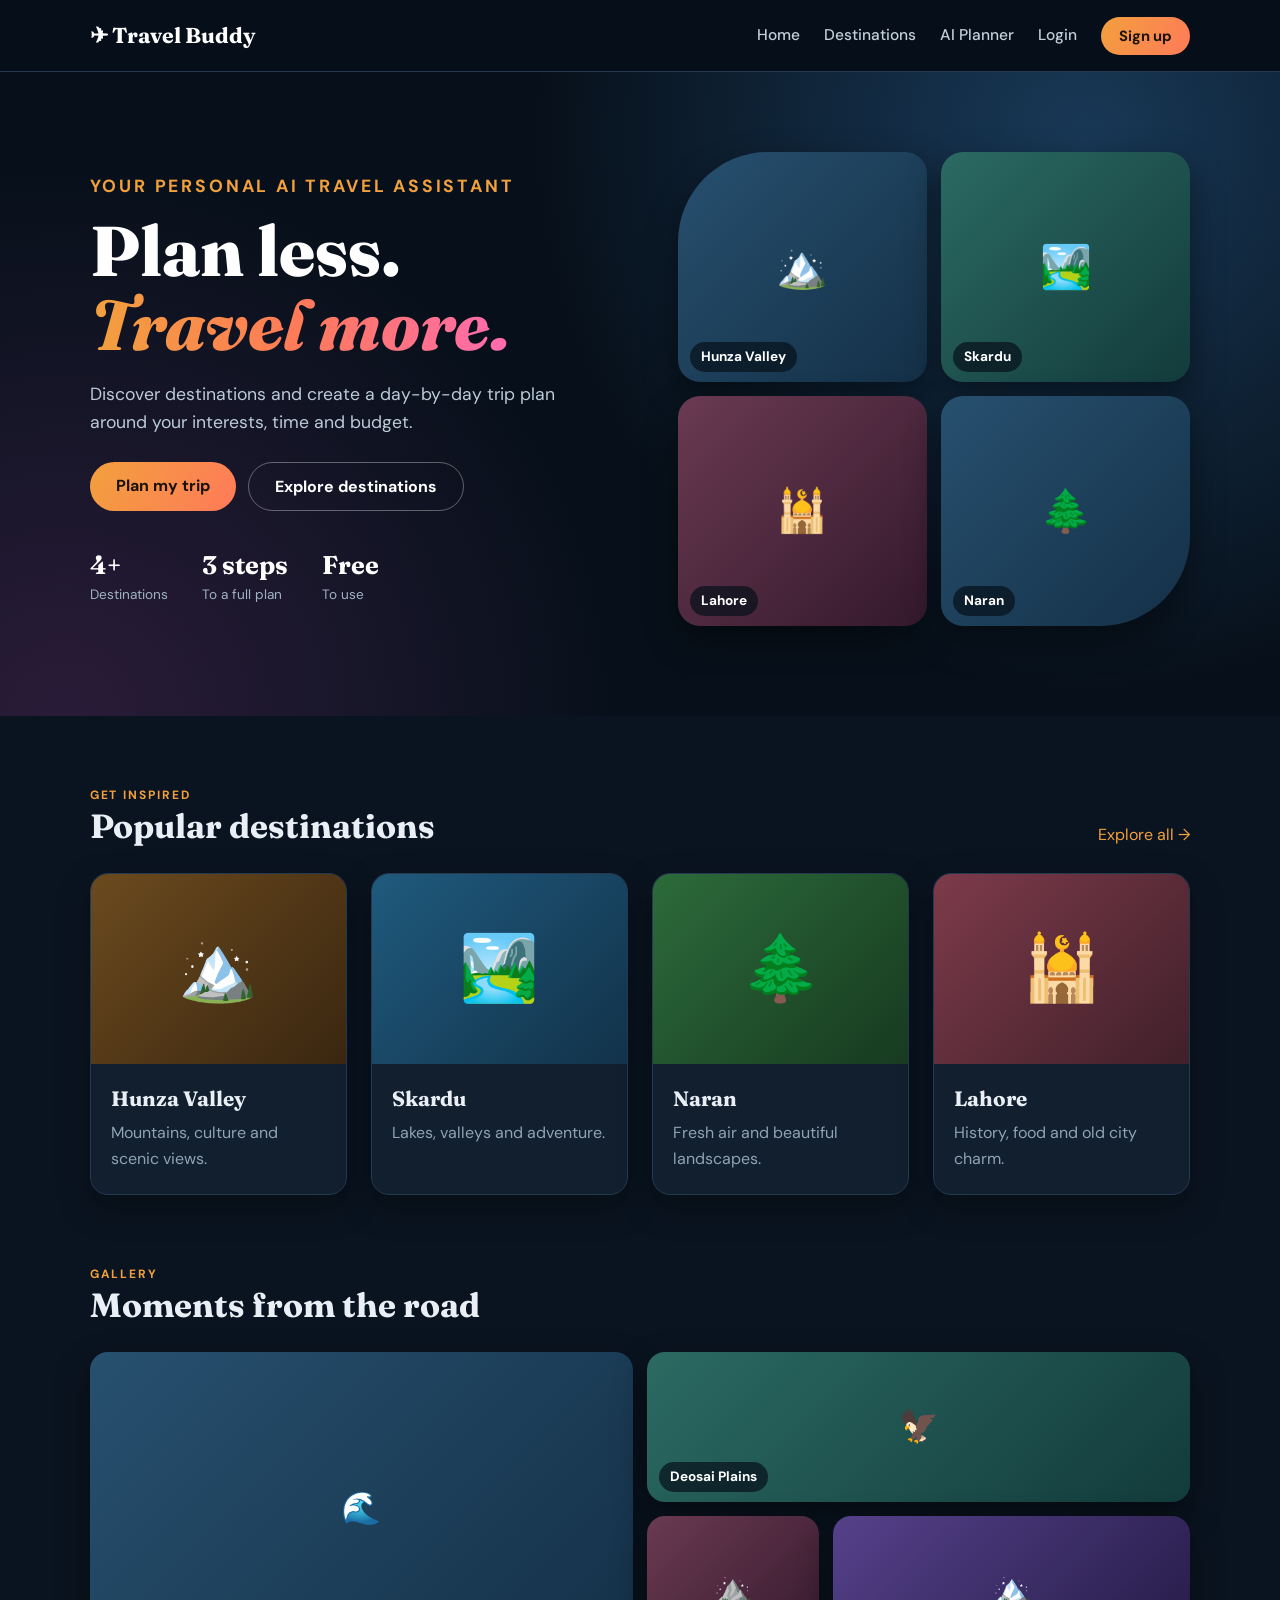
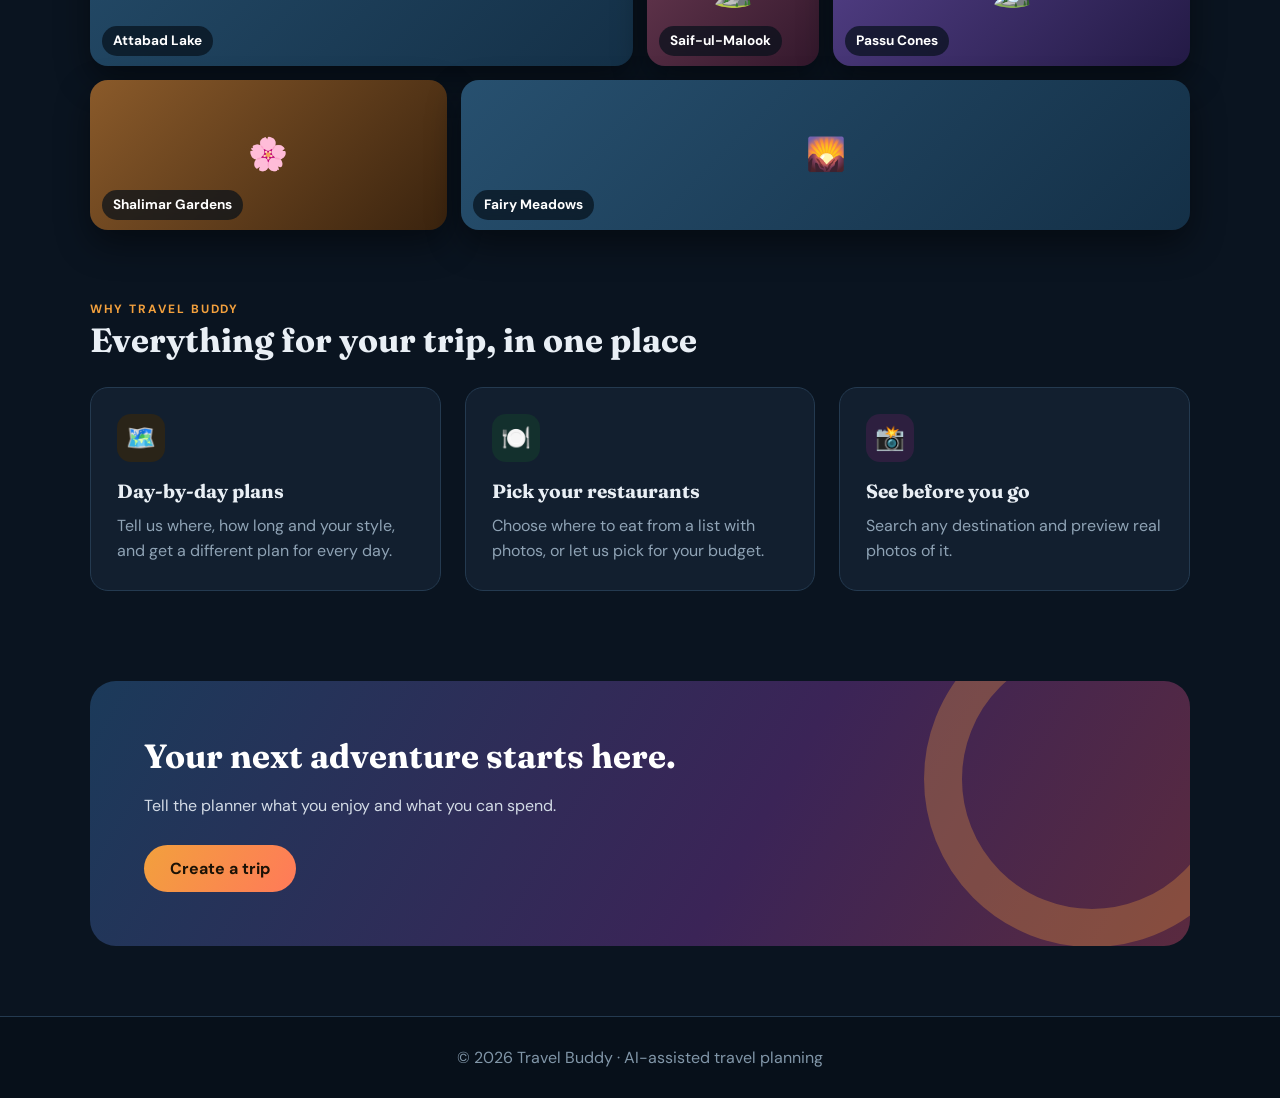
<file: frontend/index.html>
<!DOCTYPE html>
<html lang="en">
<head>
  <meta charset="UTF-8">
  <meta name="viewport" content="width=device-width, initial-scale=1.0">
  <title>Travel Buddy | Discover Your Next Journey</title>
  <link rel="stylesheet" href="css/style.css">
</head>
<body>
  <header class="site-header">
    <a class="brand" href="index.html">✈ Travel Buddy</a>
    <nav>
      <a href="index.html">Home</a><a href="pages/destinations.html">Destinations</a>
      <a href="pages/planner.html">AI Planner</a><a href="pages/login.html">Login</a>
      <a class="btn btn-small" href="pages/register.html">Sign up</a>
    </nav>
  </header>
  <main>
    <section class="hero">
      <div class="hero-bg" data-search="Karakoram mountains Pakistan"></div>
      <div class="hero-content">
        <p class="eyebrow">YOUR PERSONAL AI TRAVEL ASSISTANT</p>
        <h1>Plan less.<br><span>Travel more.</span></h1>
        <p>Discover destinations and create a day-by-day trip plan around your interests, time and budget.</p>
        <div class="hero-actions">
          <a class="btn" href="pages/planner.html">Plan my trip</a>
          <a class="btn btn-ghost" href="pages/destinations.html">Explore destinations</a>
        </div>
        <div class="hero-stats">
          <div><strong>4+</strong><span>Destinations</span></div>
          <div><strong>3 steps</strong><span>To a full plan</span></div>
          <div><strong>Free</strong><span>To use</span></div>
        </div>
      </div>
      <div class="hero-collage" id="hero-collage">
        <div class="collage-tile" data-name="Hunza Valley" data-search="Hunza Valley">🏔️<span>Hunza Valley</span></div>
        <div class="collage-tile" data-name="Skardu" data-search="Shangrila Lake Skardu">🏞️<span>Skardu</span></div>
        <div class="collage-tile" data-name="Lahore" data-search="Badshahi Mosque Lahore">🕌<span>Lahore</span></div>
        <div class="collage-tile" data-name="Naran" data-search="Lake Saiful Muluk Naran">🌲<span>Naran</span></div>
      </div>
    </section>

    <section class="section">
      <div class="section-heading"><div><p class="eyebrow">GET INSPIRED</p><h2>Popular destinations</h2></div><a href="pages/destinations.html">Explore all →</a></div>
      <div id="featured-destinations" class="card-grid four">
        <article class="destination-card" data-name="Hunza Valley" data-search="Karimabad Hunza Valley"><div class="destination-image hunza">🏔️</div><div class="card-body"><h3>Hunza Valley</h3><p>Mountains, culture and scenic views.</p></div></article>
        <article class="destination-card" data-name="Skardu" data-search="Upper Kachura Lake Skardu"><div class="destination-image skardu">🏞️</div><div class="card-body"><h3>Skardu</h3><p>Lakes, valleys and adventure.</p></div></article>
        <article class="destination-card" data-name="Naran" data-search="Naran Kaghan Valley"><div class="destination-image naran">🌲</div><div class="card-body"><h3>Naran</h3><p>Fresh air and beautiful landscapes.</p></div></article>
        <article class="destination-card" data-name="Lahore" data-search="Lahore Fort"><div class="destination-image lahore">🕌</div><div class="card-body"><h3>Lahore</h3><p>History, food and old city charm.</p></div></article>
      </div>
    </section>

    <section class="section" style="padding-top:0">
      <div class="section-heading"><div><p class="eyebrow">GALLERY</p><h2>Moments from the road</h2></div></div>
      <div class="gallery-strip" id="home-gallery">
        <div class="gallery-tile" data-search="Attabad Lake Hunza">🌊<span>Attabad Lake</span></div>
        <div class="gallery-tile" data-search="Deosai National Park">🦅<span>Deosai Plains</span></div>
        <div class="gallery-tile" data-search="Lake Saiful Muluk">⛰️<span>Saif-ul-Malook</span></div>
        <div class="gallery-tile" data-search="Passu Cones Hunza">🏔️<span>Passu Cones</span></div>
        <div class="gallery-tile" data-search="Shalimar Gardens Lahore">🌸<span>Shalimar Gardens</span></div>
        <div class="gallery-tile" data-search="Fairy Meadows Nanga Parbat">🌄<span>Fairy Meadows</span></div>
      </div>
    </section>

    <section class="section" style="padding-top:0">
      <div class="section-heading"><div><p class="eyebrow">WHY TRAVEL BUDDY</p><h2>Everything for your trip, in one place</h2></div></div>
      <div class="card-grid">
        <div class="feature"><div class="icon">🗺️</div><h3>Day-by-day plans</h3><p>Tell us where, how long and your style, and get a different plan for every day.</p></div>
        <div class="feature"><div class="icon">🍽️</div><h3>Pick your restaurants</h3><p>Choose where to eat from a list with photos, or let us pick for your budget.</p></div>
        <div class="feature"><div class="icon">📸</div><h3>See before you go</h3><p>Search any destination and preview real photos of it.</p></div>
      </div>
    </section>

    <section class="callout"><h2>Your next adventure starts here.</h2><p>Tell the planner what you enjoy and what you can spend.</p><a class="btn" href="pages/planner.html">Create a trip</a></section>
  </main>
  <footer>© 2026 Travel Buddy · AI-assisted travel planning</footer>
  <script src="js/destination-images.js"></script>
  <script src="js/main.js"></script>
</body>
</html>
</file>
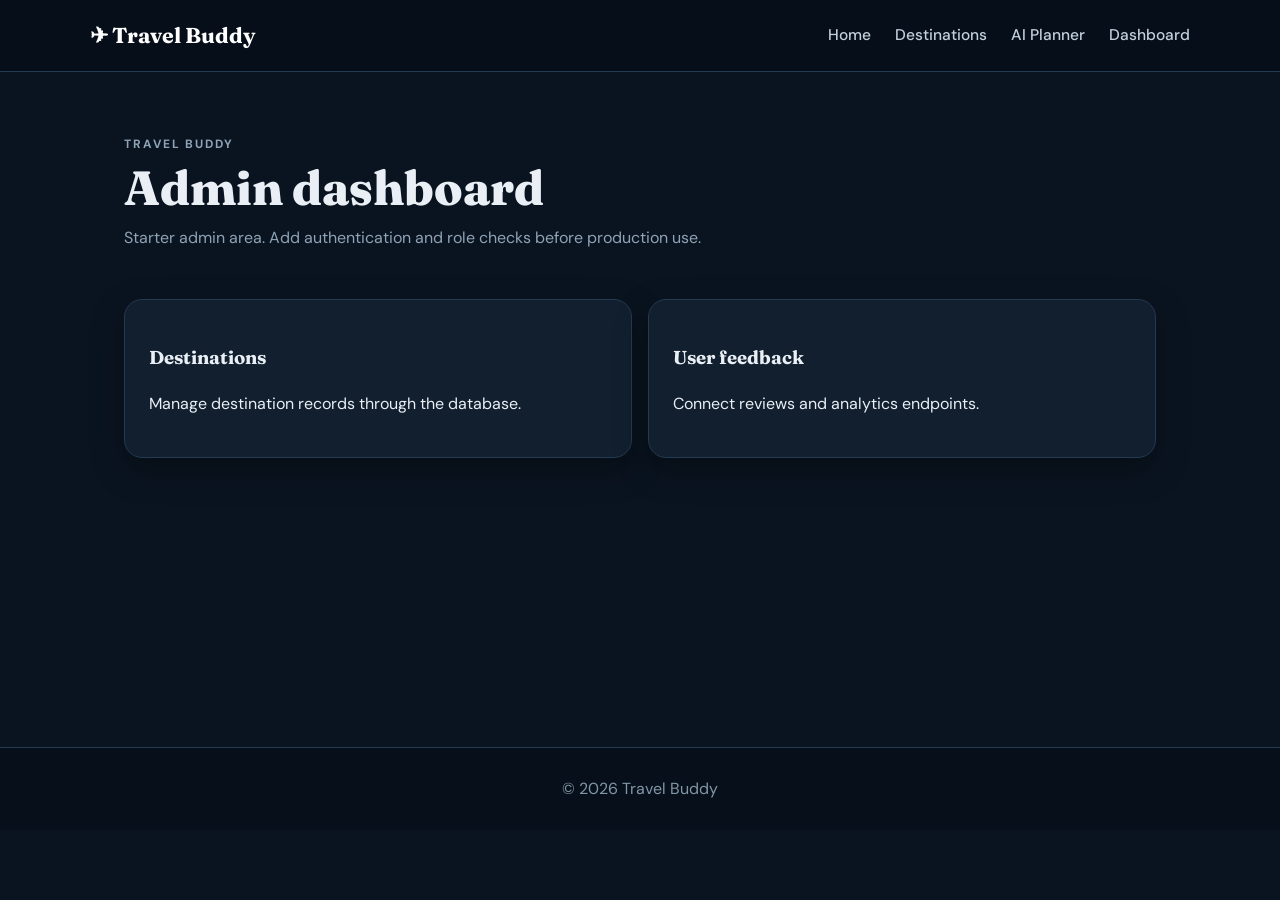
<file: frontend/pages/admin.html>
<!DOCTYPE html><html lang="en"><head><meta charset="UTF-8"><meta name="viewport" content="width=device-width, initial-scale=1.0">
<title>Admin dashboard | Travel Buddy</title><link rel="stylesheet" href="../css/style.css"></head><body>
<header class="site-header"><a class="brand" href="../index.html">✈ Travel Buddy</a><nav><a href="../index.html">Home</a><a href="destinations.html">Destinations</a><a href="planner.html">AI Planner</a><a href="dashboard.html">Dashboard</a></nav></header>
<main class="page-shell"><div class="page-heading"><p class="eyebrow">TRAVEL BUDDY</p><h1>Admin dashboard</h1><p>Starter admin area. Add authentication and role checks before production use.</p></div>
<div class="stats-grid"><div class="panel"><h3>Destinations</h3><p>Manage destination records through the database.</p></div><div class="panel"><h3>User feedback</h3><p>Connect reviews and analytics endpoints.</p></div></div></main>
<footer>© 2026 Travel Buddy</footer><script src="../js/api.js"></script><script src="../js/pages.js"></script></body></html>
</file>
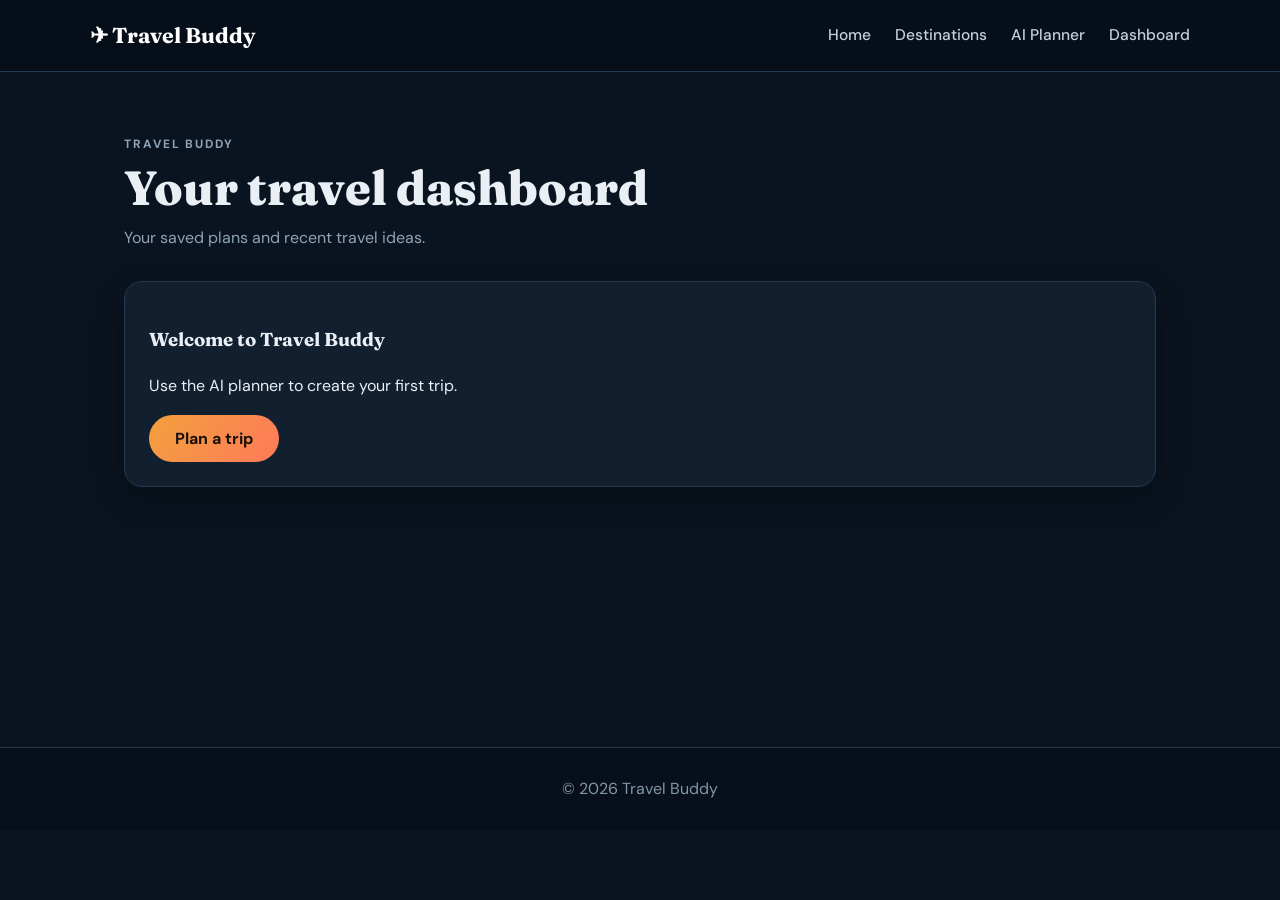
<file: frontend/pages/dashboard.html>
<!DOCTYPE html><html lang="en"><head><meta charset="UTF-8"><meta name="viewport" content="width=device-width, initial-scale=1.0">
<title>Your travel dashboard | Travel Buddy</title><link rel="stylesheet" href="../css/style.css"></head><body>
<header class="site-header"><a class="brand" href="../index.html">✈ Travel Buddy</a><nav><a href="../index.html">Home</a><a href="destinations.html">Destinations</a><a href="planner.html">AI Planner</a><a href="dashboard.html">Dashboard</a></nav></header>
<main class="page-shell"><div class="page-heading"><p class="eyebrow">TRAVEL BUDDY</p><h1>Your travel dashboard</h1><p>Your saved plans and recent travel ideas.</p></div>
<div class="panel"><h3>Welcome to Travel Buddy</h3><p>Use the AI planner to create your first trip.</p><a class="btn" href="planner.html">Plan a trip</a></div><div id="saved-trips"></div></main>
<footer>© 2026 Travel Buddy</footer><script src="../js/api.js"></script><script src="../js/pages.js"></script></body></html>
</file>
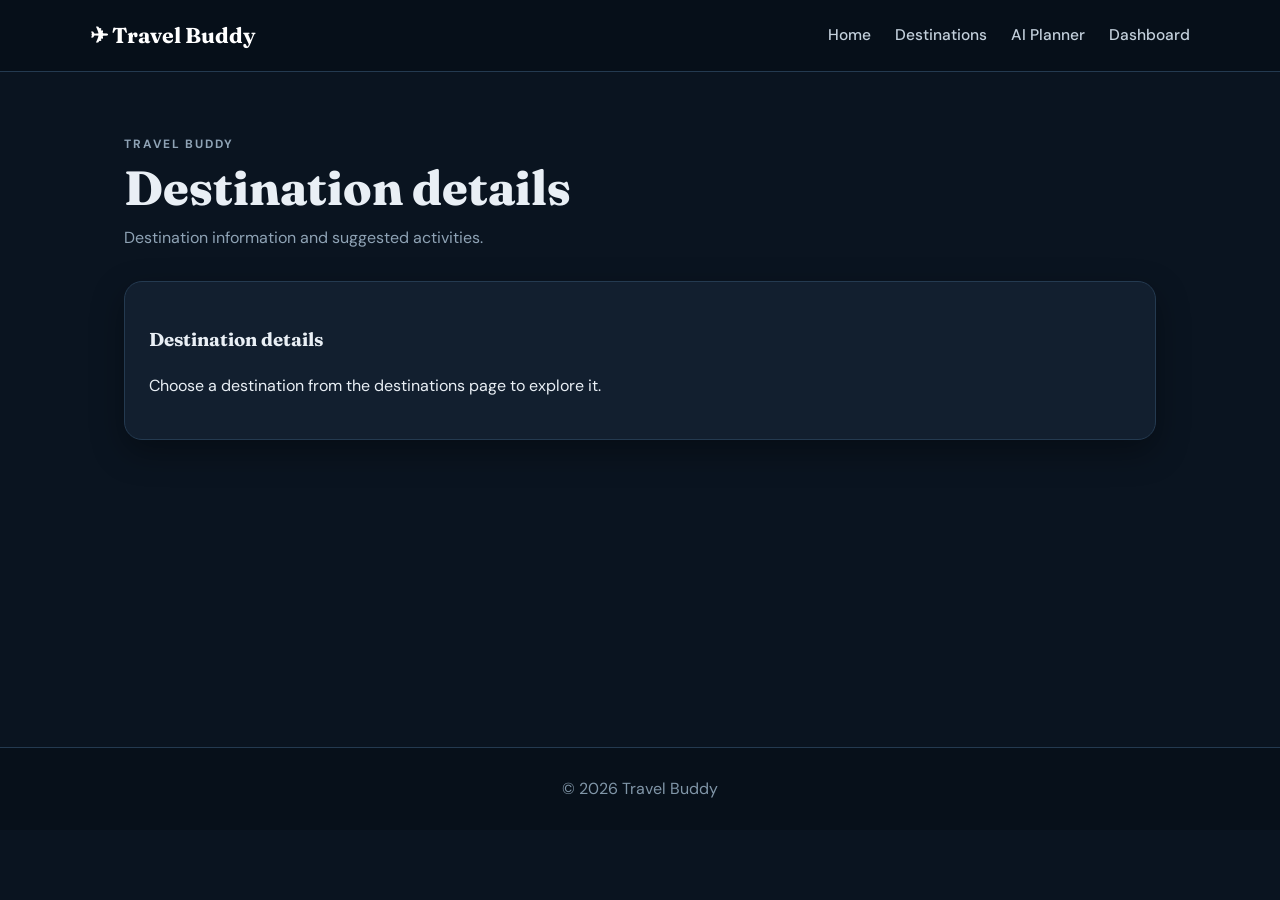
<file: frontend/pages/destination-details.html>
<!DOCTYPE html><html lang="en"><head><meta charset="UTF-8"><meta name="viewport" content="width=device-width, initial-scale=1.0">
<title>Destination details | Travel Buddy</title><link rel="stylesheet" href="../css/style.css"></head><body>
<header class="site-header"><a class="brand" href="../index.html">✈ Travel Buddy</a><nav><a href="../index.html">Home</a><a href="destinations.html">Destinations</a><a href="planner.html">AI Planner</a><a href="dashboard.html">Dashboard</a></nav></header>
<main class="page-shell"><div class="page-heading"><p class="eyebrow">TRAVEL BUDDY</p><h1>Destination details</h1><p>Destination information and suggested activities.</p></div><div class="panel"><h3>Destination details</h3><p>Choose a destination from the destinations page to explore it.</p></div></main>
<footer>© 2026 Travel Buddy</footer><script src="../js/api.js"></script><script src="../js/pages.js"></script></body></html>
</file>
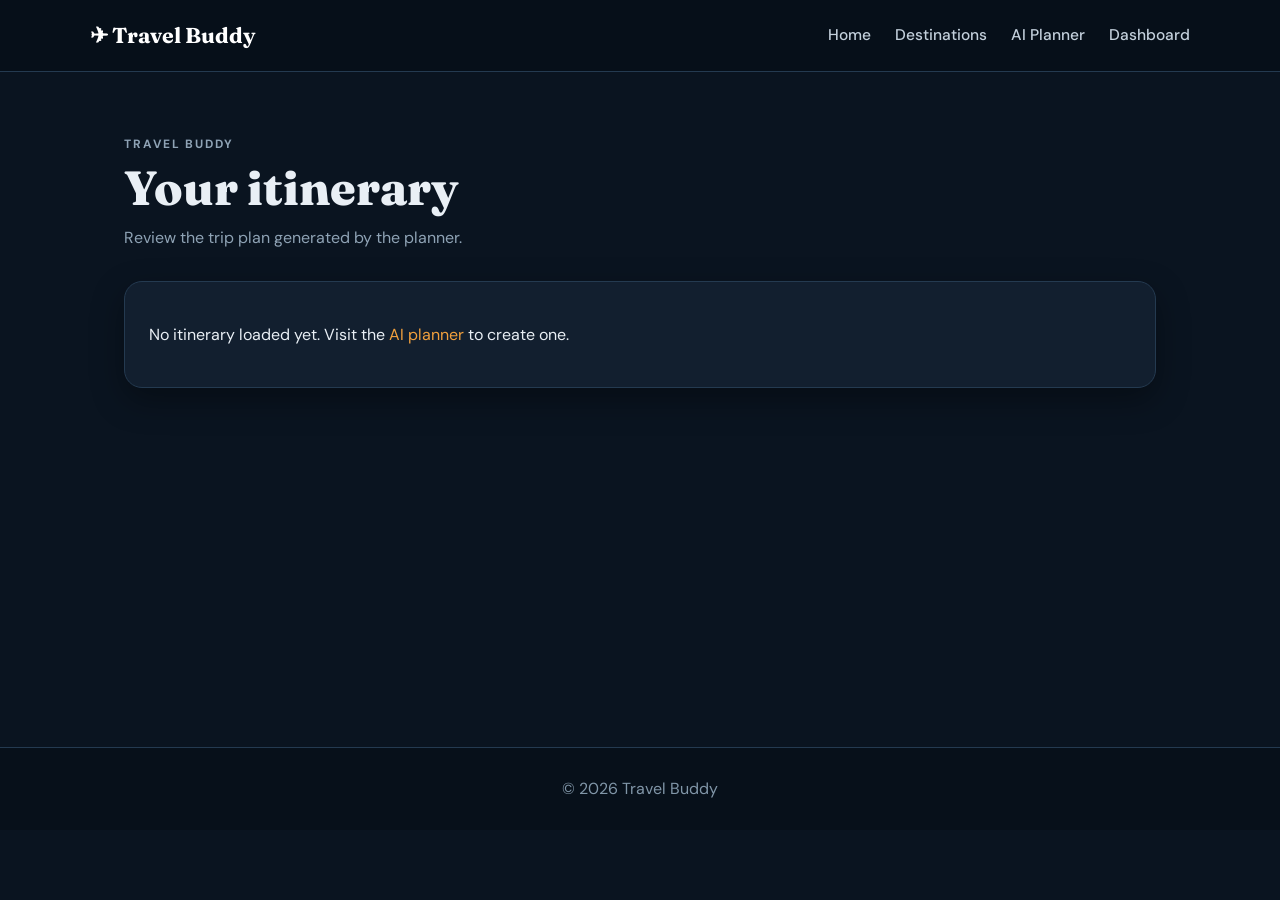
<file: frontend/pages/itinerary.html>
<!DOCTYPE html><html lang="en"><head><meta charset="UTF-8"><meta name="viewport" content="width=device-width, initial-scale=1.0">
<title>Your itinerary | Travel Buddy</title><link rel="stylesheet" href="../css/style.css"></head><body>
<header class="site-header"><a class="brand" href="../index.html">✈ Travel Buddy</a><nav><a href="../index.html">Home</a><a href="destinations.html">Destinations</a><a href="planner.html">AI Planner</a><a href="dashboard.html">Dashboard</a></nav></header>
<main class="page-shell"><div class="page-heading"><p class="eyebrow">TRAVEL BUDDY</p><h1>Your itinerary</h1><p>Review the trip plan generated by the planner.</p></div>
<div id="itinerary-result" class="panel"><p>No itinerary loaded yet. Visit the <a href="planner.html">AI planner</a> to create one.</p></div></main>
<footer>© 2026 Travel Buddy</footer><script src="../js/api.js"></script><script src="../js/pages.js"></script></body></html>
</file>
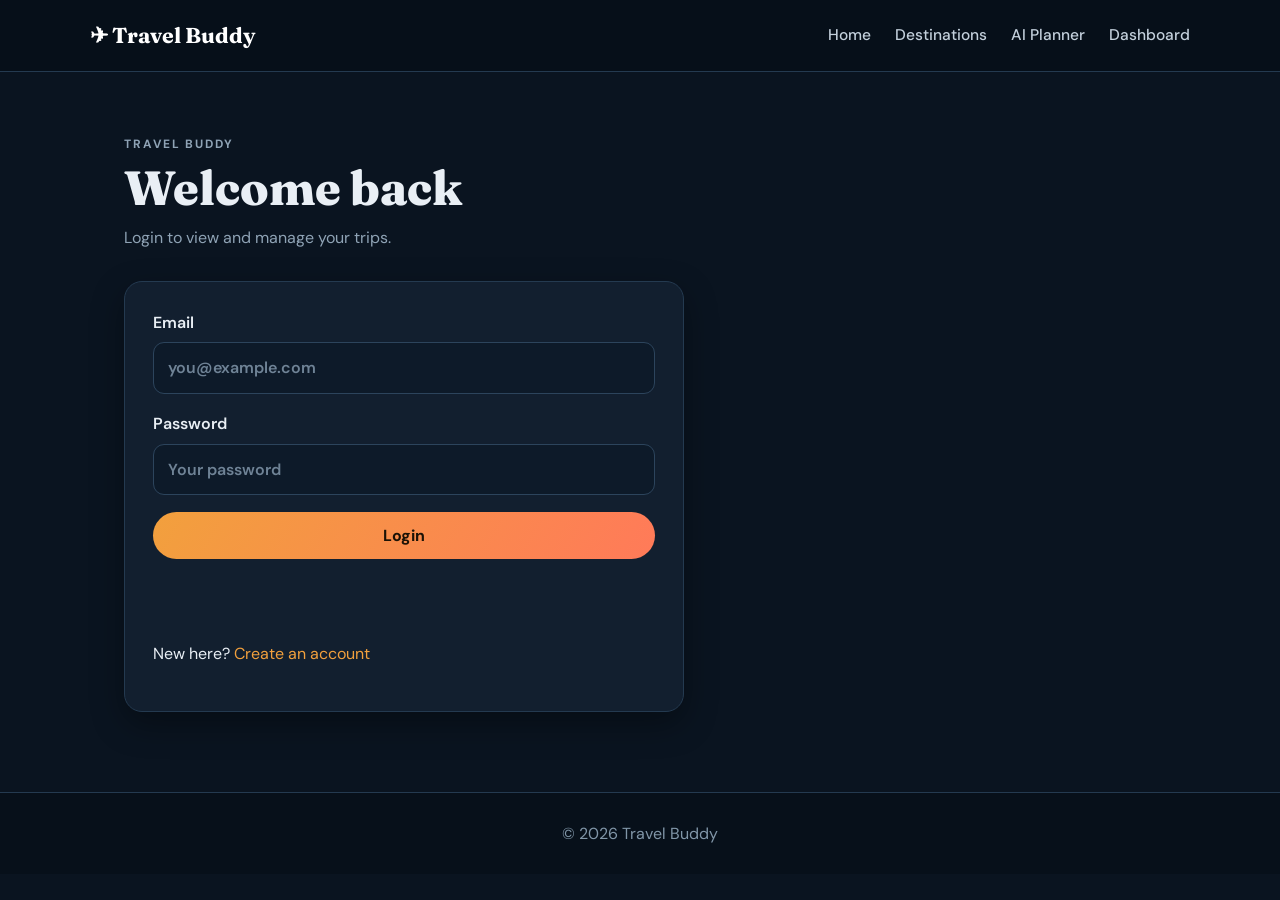
<file: frontend/pages/login.html>
<!DOCTYPE html><html lang="en"><head><meta charset="UTF-8"><meta name="viewport" content="width=device-width, initial-scale=1.0">
<title>Welcome back | Travel Buddy</title><link rel="stylesheet" href="../css/style.css"></head><body>
<header class="site-header"><a class="brand" href="../index.html">✈ Travel Buddy</a><nav><a href="../index.html">Home</a><a href="destinations.html">Destinations</a><a href="planner.html">AI Planner</a><a href="dashboard.html">Dashboard</a></nav></header>
<main class="page-shell"><div class="page-heading"><p class="eyebrow">TRAVEL BUDDY</p><h1>Welcome back</h1><p>Login to view and manage your trips.</p></div>
<form id="login-form" class="form-card">
<label>Email<input type="email" name="email" required placeholder="you@example.com"></label>
<label>Password<input type="password" name="password" required placeholder="Your password"></label>
<button class="btn" type="submit">Login</button><p id="form-message" class="message"></p>
<p>New here? <a href="register.html">Create an account</a></p></form></main>
<footer>© 2026 Travel Buddy</footer><script src="../js/api.js"></script><script src="../js/pages.js"></script></body></html>
</file>
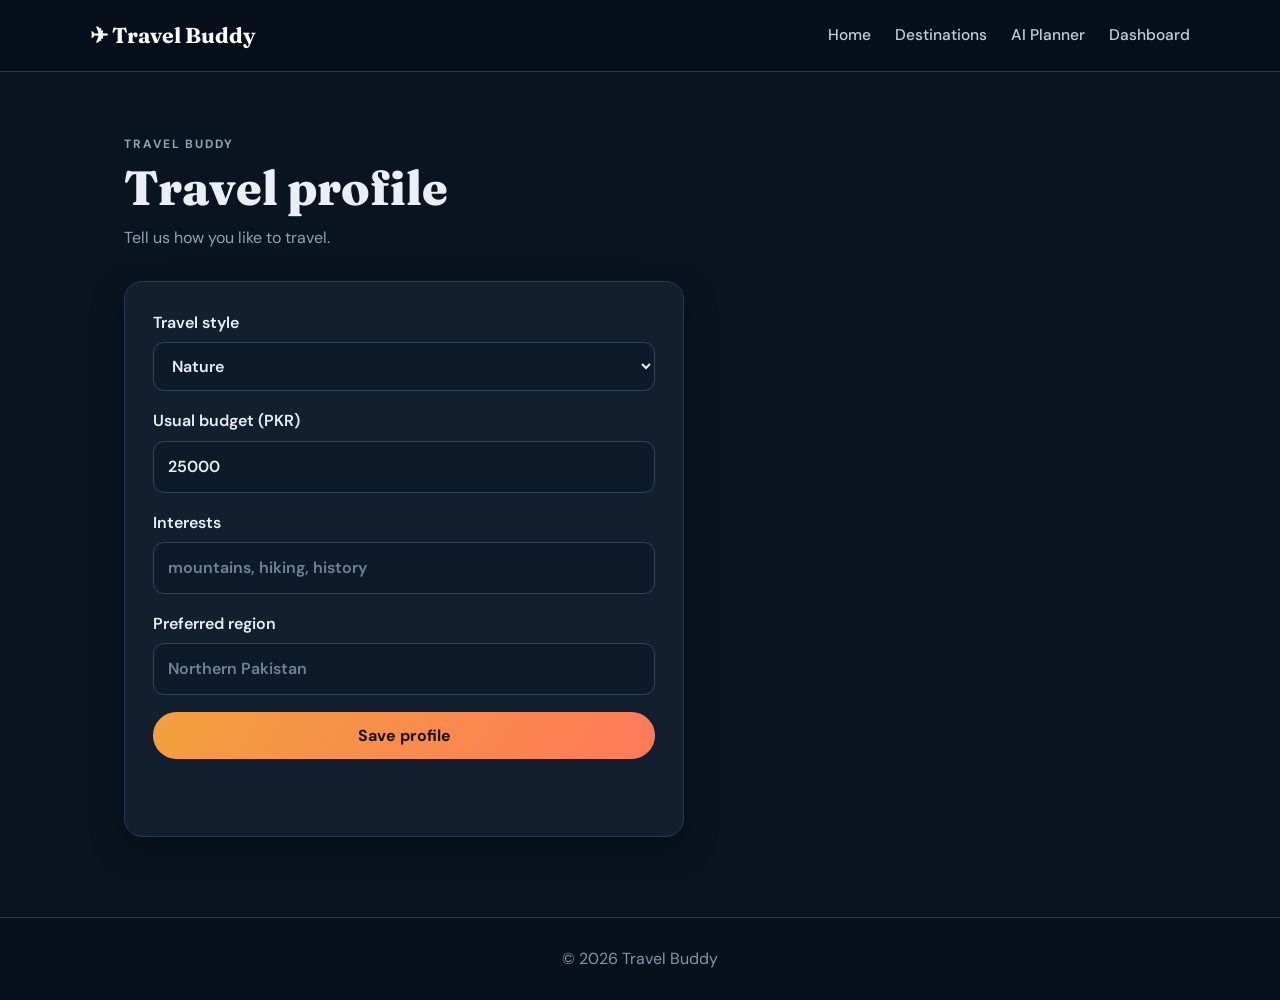
<file: frontend/pages/profile.html>
<!DOCTYPE html><html lang="en"><head><meta charset="UTF-8"><meta name="viewport" content="width=device-width, initial-scale=1.0">
<title>Travel profile | Travel Buddy</title><link rel="stylesheet" href="../css/style.css"></head><body>
<header class="site-header"><a class="brand" href="../index.html">✈ Travel Buddy</a><nav><a href="../index.html">Home</a><a href="destinations.html">Destinations</a><a href="planner.html">AI Planner</a><a href="dashboard.html">Dashboard</a></nav></header>
<main class="page-shell"><div class="page-heading"><p class="eyebrow">TRAVEL BUDDY</p><h1>Travel profile</h1><p>Tell us how you like to travel.</p></div>
<form id="profile-form" class="form-card">
<label>Travel style<select name="travel_style"><option>Nature</option><option>Adventure</option><option>Culture</option><option>Relaxation</option><option>Family</option><option>Solo</option></select></label>
<label>Usual budget (PKR)<input type="number" name="budget" min="0" value="25000"></label>
<label>Interests<input name="interests" placeholder="mountains, hiking, history"></label>
<label>Preferred region<input name="region" placeholder="Northern Pakistan"></label>
<button class="btn">Save profile</button><p id="form-message" class="message"></p></form></main>
<footer>© 2026 Travel Buddy</footer><script src="../js/api.js"></script><script src="../js/pages.js"></script></body></html>
</file>
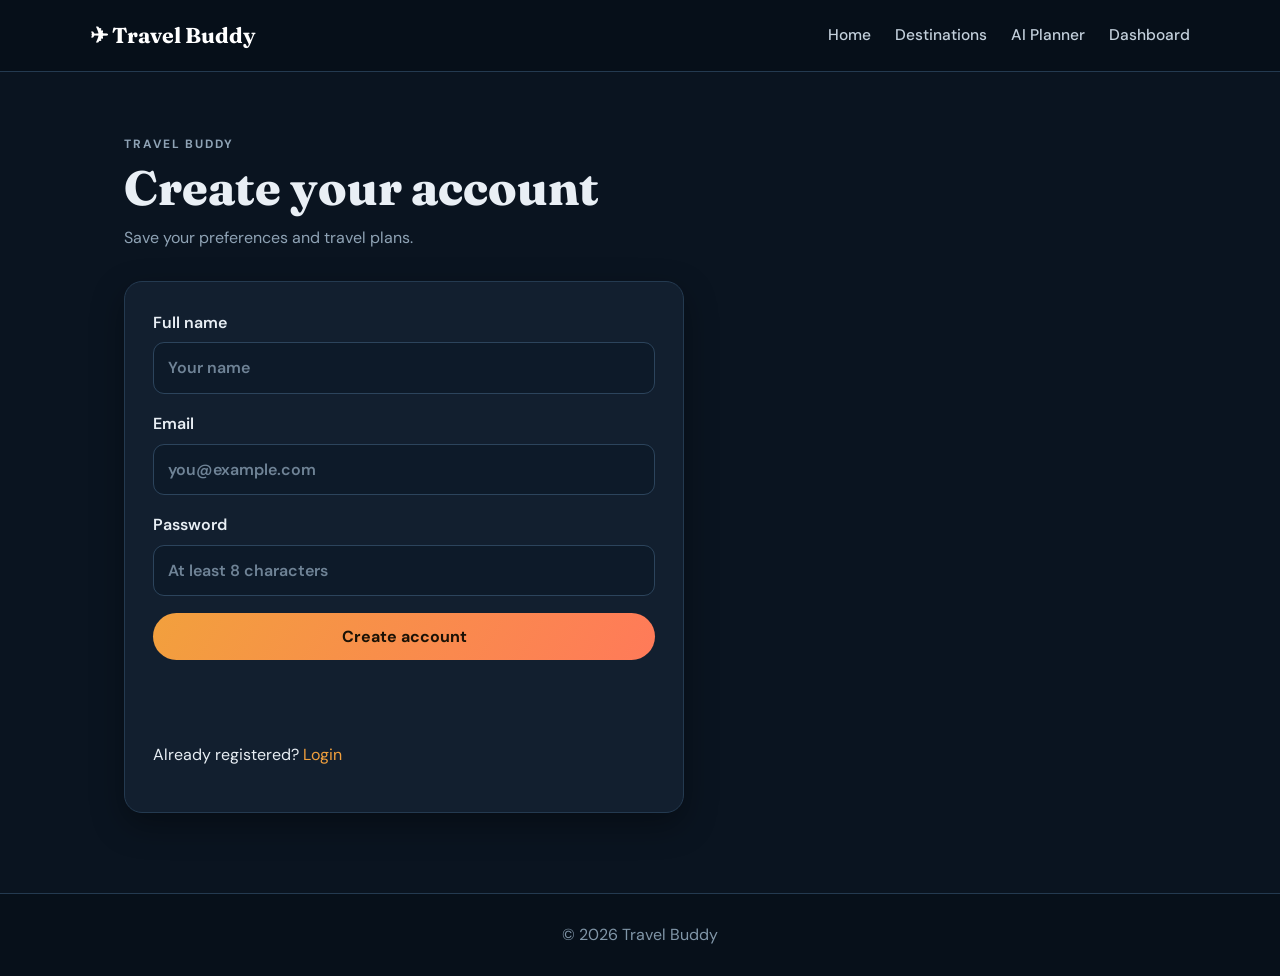
<file: frontend/pages/register.html>
<!DOCTYPE html><html lang="en"><head><meta charset="UTF-8"><meta name="viewport" content="width=device-width, initial-scale=1.0">
<title>Create your account | Travel Buddy</title><link rel="stylesheet" href="../css/style.css"></head><body>
<header class="site-header"><a class="brand" href="../index.html">✈ Travel Buddy</a><nav><a href="../index.html">Home</a><a href="destinations.html">Destinations</a><a href="planner.html">AI Planner</a><a href="dashboard.html">Dashboard</a></nav></header>
<main class="page-shell"><div class="page-heading"><p class="eyebrow">TRAVEL BUDDY</p><h1>Create your account</h1><p>Save your preferences and travel plans.</p></div>
<form id="register-form" class="form-card">
<label>Full name<input name="name" required placeholder="Your name"></label>
<label>Email<input type="email" name="email" required placeholder="you@example.com"></label>
<label>Password<input type="password" name="password" minlength="8" required placeholder="At least 8 characters"></label>
<button class="btn" type="submit">Create account</button><p id="form-message" class="message"></p>
<p>Already registered? <a href="login.html">Login</a></p></form></main>
<footer>© 2026 Travel Buddy</footer><script src="../js/api.js"></script><script src="../js/pages.js"></script></body></html>
</file>
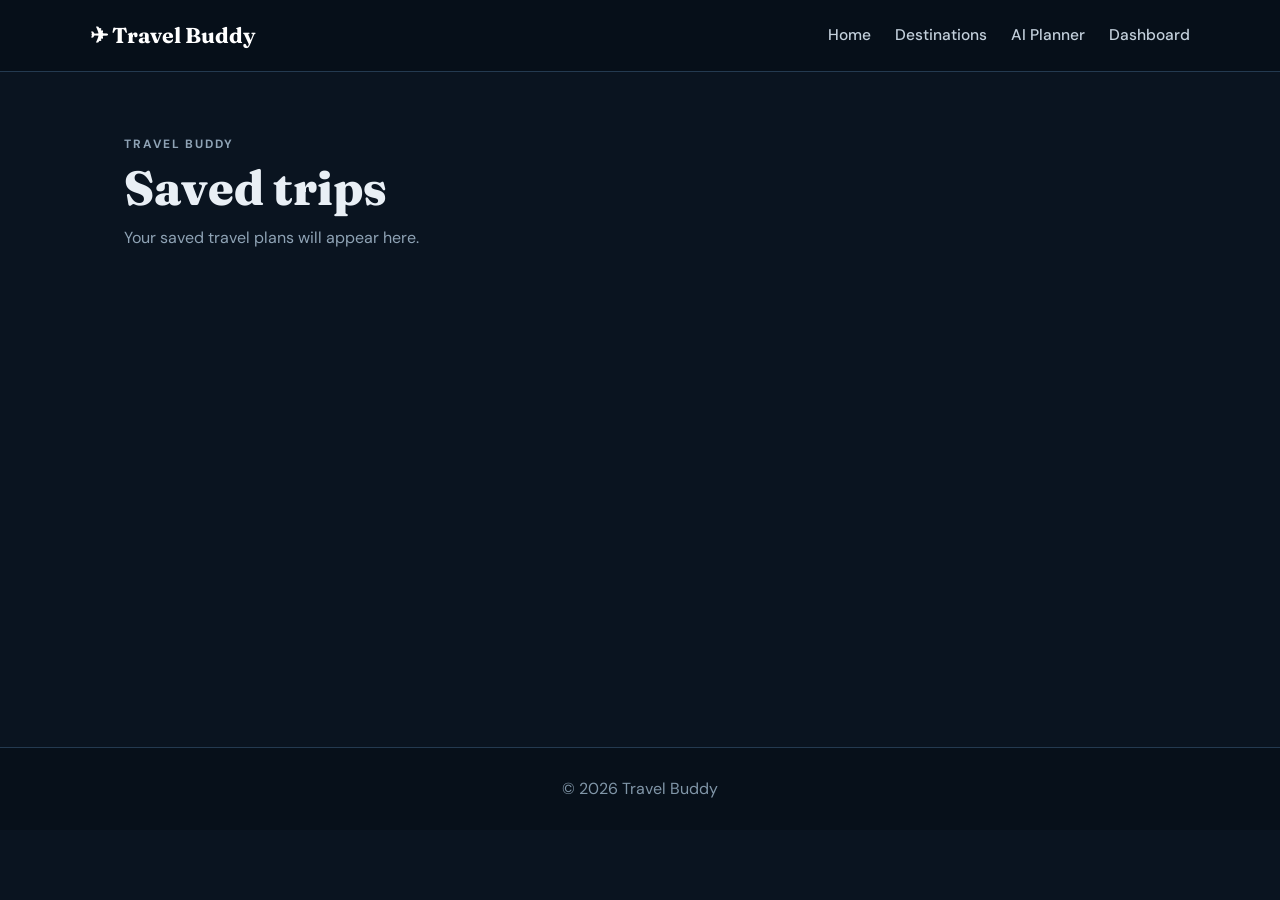
<file: frontend/pages/saved-trips.html>
<!DOCTYPE html><html lang="en"><head><meta charset="UTF-8"><meta name="viewport" content="width=device-width, initial-scale=1.0">
<title>Saved trips | Travel Buddy</title><link rel="stylesheet" href="../css/style.css"></head><body>
<header class="site-header"><a class="brand" href="../index.html">✈ Travel Buddy</a><nav><a href="../index.html">Home</a><a href="destinations.html">Destinations</a><a href="planner.html">AI Planner</a><a href="dashboard.html">Dashboard</a></nav></header>
<main class="page-shell"><div class="page-heading"><p class="eyebrow">TRAVEL BUDDY</p><h1>Saved trips</h1><p>Your saved travel plans will appear here.</p></div><div id="saved-trips" class="card-grid"></div></main>
<footer>© 2026 Travel Buddy</footer><script src="../js/api.js"></script><script src="../js/pages.js"></script></body></html>
</file>
<file: frontend/css/style.css>
@import url('https://fonts.googleapis.com/css2?family=DM+Sans:wght@400;500;600;700&family=Fraunces:opsz,wght@9..144,600;9..144,700;9..144,800&display=swap');

/* Theme: "Midnight Journey" - dark navy with amber, and bright accent colours */
:root{
  color-scheme:dark;
  --bg:#0a1420;
  --surface:#121f2f;
  --surface-2:#182a3d;
  --line:#243a50;
  --ink:#e9eff5;
  --muted:#8fa3b5;
  --brand:#f2a03d;
  --brand-dark:#d98a26;
  --brand-soft:#2a2418;
  --navy:#07101a;
  --radius:18px;
  --shadow:0 12px 32px rgba(0,0,0,.35);
  --display:'Fraunces',Georgia,serif;
}
*{box-sizing:border-box}
body{margin:0;background:var(--bg);color:var(--ink);font-family:'DM Sans',sans-serif;line-height:1.6}
a{color:var(--brand);text-decoration:none}
h1,h2,h3{font-family:var(--display)}
::placeholder{color:#6f8396}

/* Header */
.site-header{min-height:72px;padding:14px 7%;display:flex;align-items:center;justify-content:space-between;gap:20px;background:rgba(7,16,26,.92);backdrop-filter:blur(8px);border-bottom:1px solid var(--line);position:sticky;top:0;z-index:20}
.brand{font:700 1.35rem var(--display);color:#fff}
nav{display:flex;gap:24px;align-items:center;flex-wrap:wrap}
nav a{color:#c3d0dc;font-weight:500;font-size:.97rem;transition:color .15s}
nav a:hover{color:var(--brand)}

/* Buttons */
.btn{display:inline-block;border:0;border-radius:999px;background:linear-gradient(120deg,#f2a03d,#ff7a59);color:#1b1206;padding:13px 26px;font:700 1rem 'DM Sans';cursor:pointer;transition:transform .15s,filter .15s}
.btn:hover{filter:brightness(1.1);transform:translateY(-2px);color:#1b1206}
.btn-small{padding:9px 18px;font-size:.92rem;color:#1b1206}
nav .btn-small{color:#1b1206}
.btn-light{background:#fff;color:#0a1420}
.btn-ghost{background:transparent;color:#fff;border:1.5px solid #ffffff55}
.btn-ghost:hover{background:#ffffff1a;color:#fff}

/* Hero */
.hero{position:relative;overflow:hidden;padding:80px 7% 90px;display:grid;grid-template-columns:1.05fr 1fr;align-items:center;gap:50px;background:radial-gradient(circle at 85% 10%,#1d4468 0,transparent 45%),radial-gradient(circle at 5% 100%,#3a2147 0,transparent 40%),var(--navy);color:#fff}
.hero>*:not(.hero-bg){position:relative;z-index:1}
.hero-bg{position:absolute;inset:0;z-index:0;opacity:.32}
.hero-bg img{width:100%;height:100%;object-fit:cover;display:block}
.hero-bg::after{content:"";position:absolute;inset:0;background:linear-gradient(90deg,var(--navy) 10%,rgba(7,16,26,.55) 60%,rgba(7,16,26,.8))}
.hero h1{font:800 clamp(2.6rem,5.5vw,4.6rem)/1.05 var(--display);margin:14px 0 18px}
.hero h1 span{background:linear-gradient(90deg,#f2a03d,#ff7a59,#ff6bb0);-webkit-background-clip:text;background-clip:text;color:transparent;font-style:italic}
.hero p{color:#bccbd8;font-size:1.1rem;max-width:520px}
.hero .eyebrow{color:var(--brand)}
.hero-actions{display:flex;gap:12px;flex-wrap:wrap;margin-top:26px}
.hero-stats{display:flex;gap:34px;margin-top:38px}
.hero-stats strong{display:block;font:700 1.6rem var(--display);color:#fff}
.hero-stats span{font-size:.85rem;color:#9fb3c3}

/* Photo tiles (hero collage, home gallery) */
.hero-collage{display:grid;grid-template-columns:1fr 1fr;grid-template-rows:230px 230px;gap:14px}
.collage-tile,.gallery-tile{position:relative;border-radius:22px;overflow:hidden;background:linear-gradient(135deg,#27506f,#143047);display:grid;place-items:center;font-size:2.6rem;box-shadow:0 14px 34px rgba(0,0,0,.45)}
.collage-tile:nth-child(1){border-radius:90px 22px 22px 22px}
.collage-tile:nth-child(4){border-radius:22px 22px 90px 22px}
.collage-tile:nth-child(2){background:linear-gradient(135deg,#2b6a62,#133b3c)}
.collage-tile:nth-child(3){background:linear-gradient(135deg,#6a3a52,#33182c)}
.collage-tile img,.gallery-tile img{position:absolute;inset:0;width:100%;height:100%;object-fit:cover;transition:transform .5s}
.collage-tile:hover img,.gallery-tile:hover img{transform:scale(1.07)}
.collage-tile span,.gallery-tile span{position:absolute;left:12px;bottom:10px;z-index:1;color:#fff;font-weight:700;font-size:.85rem;padding:4px 11px;border-radius:999px;background:rgba(7,16,26,.7);backdrop-filter:blur(4px)}
.gallery-strip{display:grid;grid-template-columns:repeat(3,1fr);grid-auto-rows:170px;gap:14px}
.gallery-tile{border-radius:18px;font-size:2rem}
.gallery-tile:nth-child(1),.gallery-tile:nth-child(4),.gallery-tile:nth-child(6){grid-column:span 2}
.gallery-tile:nth-child(2){background:linear-gradient(135deg,#2b6a62,#133b3c)}
.gallery-tile:nth-child(3){background:linear-gradient(135deg,#6a3a52,#33182c)}
.gallery-tile:nth-child(4){background:linear-gradient(135deg,#55418a,#231a45)}
.gallery-tile:nth-child(5){background:linear-gradient(135deg,#8a5a2a,#3a230e)}

.eyebrow{color:var(--brand)}
.hero-actions{display:flex;gap:12px;flex-wrap:wrap;margin-top:26px}
.hero-stats{display:flex;gap:34px;margin-top:38px}
.hero-stats strong{display:block;font:700 1.6rem var(--display);color:#fff}
.hero-stats span{font-size:.85rem;color:#9fb3c3}

/* Photo tiles (hero collage, home gallery) */
.hero-collage{display:grid;grid-template-columns:1fr 1fr;grid-template-rows:230px 230px;gap:14px}
.collage-tile,.gallery-tile{position:relative;border-radius:22px;overflow:hidden;background:linear-gradient(135deg,#27506f,#143047);display:grid;place-items:center;font-size:2.6rem;box-shadow:0 14px 34px rgba(0,0,0,.45)}
.collage-tile:nth-child(1){border-radius:90px 22px 22px 22px}
.collage-tile:nth-child(4){border-radius:22px 22px 90px 22px}
.collage-tile:nth-child(2){background:linear-gradient(135deg,#2b6a62,#133b3c)}
.collage-tile:nth-child(3){background:linear-gradient(135deg,#6a3a52,#33182c)}
.collage-tile img,.gallery-tile img{position:absolute;inset:0;width:100%;height:100%;object-fit:cover;transition:transform .5s}
.collage-tile:hover img,.gallery-tile:hover img{transform:scale(1.07)}
.collage-tile span,.gallery-tile span{position:absolute;left:12px;bottom:10px;z-index:1;color:#fff;font-weight:700;font-size:.85rem;padding:4px 11px;border-radius:999px;background:rgba(7,16,26,.7);backdrop-filter:blur(4px)}
.gallery-strip{display:grid;grid-template-columns:repeat(6,1fr);grid-auto-rows:150px;gap:14px}
.gallery-tile:nth-child(1){grid-column:span 3;grid-row:span 2}
.gallery-tile:nth-child(2){grid-column:span 3}
.gallery-tile:nth-child(3){grid-column:4/span 1}
.gallery-tile:nth-child(4){grid-column:5/span 2}
.gallery-tile:nth-child(5){grid-column:1/span 2}
.gallery-tile:nth-child(6){grid-column:3/span 4}
.gallery-tile{border-radius:18px;font-size:2rem}
.gallery-tile:nth-child(2){background:linear-gradient(135deg,#2b6a62,#133b3c)}
.gallery-tile:nth-child(3){background:linear-gradient(135deg,#6a3a52,#33182c)}
.gallery-tile:nth-child(4){background:linear-gradient(135deg,#55418a,#231a45)}
.gallery-tile:nth-child(5){background:linear-gradient(135deg,#8a5a2a,#3a230e)}

.eyebrow{font-size:.75rem;letter-spacing:.16em;color:var(--brand);font-weight:700;margin:0}

/* Sections */
.section{padding:70px 7%}
.section-heading{display:flex;justify-content:space-between;align-items:end;margin-bottom:26px}
.section h2,.callout h2{font:700 2.1rem var(--display);margin:0}

/* Cards */
.card-grid{display:grid;grid-template-columns:repeat(3,minmax(0,1fr));gap:24px}
.card-grid.four{grid-template-columns:repeat(4,minmax(0,1fr))}
.destination-card,.panel,.form-card{background:var(--surface);border:1px solid var(--line);border-radius:var(--radius);overflow:hidden;box-shadow:var(--shadow)}
.destination-image{height:190px;display:grid;place-items:center;font-size:4rem;background:linear-gradient(135deg,#6b4a1e,#3a2610);position:relative}
.destination-image.skardu{background:linear-gradient(135deg,#1f5a7d,#12324a)}
.destination-image.naran{background:linear-gradient(135deg,#2c6b3a,#173a20)}
.destination-image.lahore{background:linear-gradient(135deg,#7d3a4a,#40202a)}
.destination-image.has-photo{padding:0;display:block}
.destination-image img{width:100%;height:100%;object-fit:cover;display:block;transition:transform .5s}
.destination-card:hover .destination-image img{transform:scale(1.07)}
.destination-card{cursor:pointer;transition:transform .2s,box-shadow .2s,border-color .2s}
.destination-card:hover{transform:translateY(-5px);border-color:var(--brand);box-shadow:0 18px 38px rgba(0,0,0,.5)}
.card-body{padding:18px 20px 22px}
.card-body h3{margin:0 0 5px;font-size:1.3rem}
.card-body p,.page-heading p{color:var(--muted);margin:0}
.page-heading p{margin-top:8px}

/* Why section */
.feature{padding:26px;background:var(--surface);border:1px solid var(--line);border-radius:var(--radius)}
.feature .icon{width:48px;height:48px;border-radius:14px;display:grid;place-items:center;font-size:1.5rem;margin-bottom:14px;background:#2a2418}
.card-grid .feature:nth-child(2) .icon{background:#13302d}
.card-grid .feature:nth-child(3) .icon{background:#2d1f3f}
.feature h3{margin:0 0 6px;font-size:1.2rem}
.feature p{margin:0;color:var(--muted)}

/* Call to action */
.callout{margin:20px 7% 70px;padding:54px;border-radius:26px;background:linear-gradient(120deg,#1b3a5a,#3b2457 60%,#5a2a3f);color:#fff;position:relative;overflow:hidden}
.callout::after{content:"";position:absolute;right:-70px;top:-70px;width:260px;height:260px;border-radius:50%;border:38px solid var(--brand);opacity:.3}
.callout p{color:#d3dbe6;max-width:520px}
.callout .btn{margin-top:10px}

/* Inner pages */
.page-shell{max-width:1080px;margin:0 auto;padding:55px 24px 80px;min-height:75vh}
.page-heading{margin-bottom:30px}
.page-heading h1{font:800 clamp(2rem,5vw,3rem) var(--display);margin:4px 0 0}
.form-card{padding:28px;max-width:560px;display:grid;gap:17px}
.wide-form{max-width:850px}
label{display:grid;gap:7px;font-weight:600}
input,select,textarea{width:100%;padding:12px 14px;border:1px solid #2c445c;border-radius:11px;background:#0d1a29;font:inherit;color:var(--ink)}
option{background:#0d1a29;color:var(--ink)}
input:focus,select:focus,textarea:focus{outline:3px solid #f2a03d55;border-color:var(--brand)}
.form-grid,.stats-grid{display:grid;grid-template-columns:repeat(2,1fr);gap:16px}
.panel{padding:24px;margin:18px 0}
.toolbar{display:flex;gap:12px;margin-bottom:22px}
.toolbar>*{max-width:360px}
.message{color:var(--brand);font-weight:600}
.hidden{display:none}

footer{text-align:center;padding:28px;color:#8196a8;background:var(--navy);border-top:1px solid var(--line)}

/* Colourful plan days */
#plan-result h2{font:700 1.9rem var(--display);margin:0 0 8px}
.plan-day{--dc:#f2a03d;--dcs:rgba(242,160,61,.14);margin:16px 0;padding:18px 20px;border-radius:18px;border:1px solid var(--line);border-left:6px solid var(--dc);background:linear-gradient(135deg,var(--dcs),transparent 65%),var(--surface-2)}
.day-c1{--dc:#2bc4b4;--dcs:rgba(43,196,180,.14)}
.day-c2{--dc:#9b7bff;--dcs:rgba(155,123,255,.16)}
.day-c3{--dc:#4fb3ff;--dcs:rgba(79,179,255,.15)}
.day-c4{--dc:#ff6b6b;--dcs:rgba(255,107,107,.14)}
.day-c5{--dc:#8bd450;--dcs:rgba(139,212,80,.13)}
.day-head{display:flex;align-items:center;gap:12px;flex-wrap:wrap}
.day-head h3{margin:0;font-size:1.25rem;flex:1;min-width:180px}
.day-badge{background:var(--dc);color:#07101a;font-weight:800;font-size:.8rem;letter-spacing:.04em;padding:4px 13px;border-radius:999px}
.day-cost{font-size:.85rem;color:var(--muted);font-weight:600}
.chips{display:flex;flex-wrap:wrap;gap:8px;margin-top:12px}
.chip{padding:5px 13px;border-radius:999px;border:1px solid var(--dc);background:var(--dcs);font-size:.9rem}

/* Destination photo gallery (destinations page) and photo strip (planner) */
#destination-gallery h2{font:700 1.7rem var(--display);margin:0 0 14px}
.gallery-grid,.photo-strip{display:grid;grid-template-columns:repeat(4,minmax(0,1fr));gap:14px}
.gallery-grid a{color:inherit}
.gallery-grid figure,.photo-strip figure{margin:0}
.gallery-grid img,.photo-strip img{width:100%;height:150px;object-fit:cover;border-radius:14px;display:block;background:var(--surface-2)}
.gallery-grid figcaption,.photo-strip figcaption{font-size:.78rem;color:var(--muted);margin-top:6px;line-height:1.3;display:-webkit-box;-webkit-line-clamp:2;-webkit-box-orient:vertical;overflow:hidden}
.photo-strip{margin-top:-4px}
.photo-strip>p{grid-column:1/-1}
.credit{font-size:.8rem;color:var(--muted);margin:14px 0 0}

/* Restaurant picker and meals */
#restaurant-picker{border-top:1px solid var(--line);padding-top:18px}
.picker-head{display:flex;justify-content:space-between;align-items:flex-start;gap:16px;flex-wrap:wrap}
.picker-head h3{margin:0;font-size:1.25rem}
.picker-head small{font:400 .85rem 'DM Sans';color:var(--muted)}
.picker-head select{width:auto;min-width:170px}
.hint{color:var(--muted);font-size:.88rem;margin:4px 0}
.restaurant-grid{display:grid;grid-template-columns:repeat(2,minmax(0,1fr));gap:14px;margin-top:12px}
.restaurant-card{display:grid;grid-template-columns:96px 1fr;gap:12px;align-items:center;padding:10px;border:1.5px solid var(--line);border-radius:14px;background:var(--surface-2);cursor:pointer;position:relative;font-weight:400;transition:border-color .15s,box-shadow .15s}
.restaurant-card:hover{border-color:var(--brand)}
.restaurant-card.is-selected,.restaurant-card:has(input:checked){border-color:var(--brand);box-shadow:0 0 0 3px #f2a03d44}
.restaurant-card input{position:absolute;top:10px;right:10px;width:20px;height:20px;padding:0;accent-color:var(--brand)}
.restaurant-photo,.meal-photo{border-radius:11px;background:#2a2418;display:grid;place-items:center;font-size:1.8rem;overflow:hidden}
.restaurant-photo{width:96px;height:96px}
.restaurant-photo img,.meal-photo img{width:100%;height:100%;object-fit:cover;display:block}
.restaurant-info{display:grid;gap:1px;padding-right:26px}
.restaurant-info strong{font-family:var(--display);font-size:1rem;line-height:1.25}
.restaurant-info small{color:var(--muted);line-height:1.3}
.restaurant-info em{font-style:normal;font-weight:700;color:var(--brand);font-size:.88rem;margin-top:2px}
.meal-list{display:grid;gap:8px;margin-top:12px;padding-top:12px;border-top:1px dashed var(--line)}
.meal-row{display:flex;gap:12px;align-items:center}
.meal-photo{width:60px;height:60px;flex:none;font-size:1.3rem}
.meal-row strong{display:block;font-size:.95rem}
.meal-row small{color:var(--muted)}

@media(max-width:900px){
  .hero{grid-template-columns:1fr;padding:55px 7% 65px}
  .card-grid.four{grid-template-columns:repeat(2,minmax(0,1fr))}
  .gallery-grid,.photo-strip{grid-template-columns:repeat(2,minmax(0,1fr))}
  .gallery-strip{grid-template-columns:repeat(2,1fr);grid-auto-rows:140px}
  .gallery-tile:nth-child(n){grid-column:auto}
}
@media(max-width:700px){
  .site-header{align-items:flex-start;flex-direction:column;position:static}
  nav{gap:12px}
  .card-grid,.card-grid.four{grid-template-columns:1fr}
  .section-heading{align-items:flex-start;gap:15px;flex-direction:column}
  .form-grid,.stats-grid{grid-template-columns:1fr}
  .toolbar{flex-direction:column}
  .callout{padding:30px;margin:10px 5% 40px}
  .hero-collage{grid-template-rows:160px 160px}
  .hero-stats{gap:20px}
  .restaurant-grid{grid-template-columns:1fr}
}
@media(max-width:500px){.gallery-grid,.photo-strip{grid-template-columns:1fr}}
</file>
